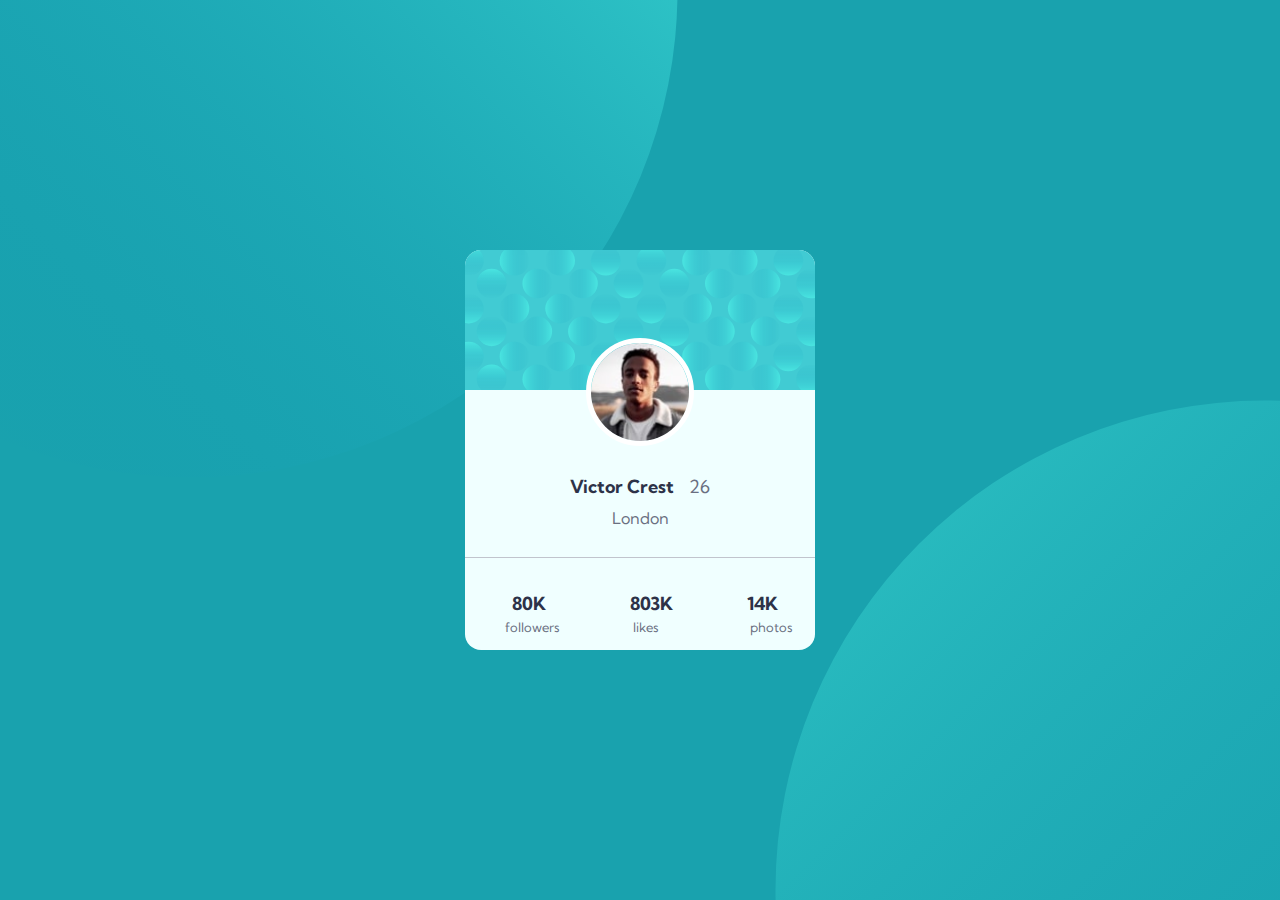
<file: index.html>
<!DOCTYPE html>
<html lang="en">
  <head>
    <meta charset="UTF-8" />
    <meta name="viewport" content="width=device-width, initial-scale=1.0" />
    <link
      rel="icon"
      type="image/png"
      sizes="32x32"
      href="./images/favicon-32x32.png"
    />
    <link rel="stylesheet" href="./CSS/style.css" />
    <link rel="preconnect" href="https://fonts.gstatic.com" />
    <link
      href="https://fonts.googleapis.com/css2?family=Kumbh+Sans:wght@400;700&display=swap"
      rel="stylesheet"
    />
    <title>Frontend Mentor | Profile card component amro</title>
  </head>

  <body>
    <main>
      <div class="card">
        <img class="head-img" src="./images/bg-pattern-card.svg" alt="head-img" />
        <img class="avatar" src="./images/image-victor.jpg" alt="Victor" />
        <div class="name">
          <h3>Victor Crest</h3>
          <section>26</section>
        </div>
        <div class="city">London</div>
        <div id="hr"></div>
        <div class="footer">
          <div style="padding: 0 10px" progress="followers">80K</div>
          <div style="width: fit-content" progress="likes">803K</div>
          <div style="width: fit-content" progress="photos">14K</div>
        </div>
      </div>
    </main>
    <!-- <div class="attribution">
    Challenge by <a href="htth4s://www.frontendmentor.io?ref=challenge" target="_blank">Frontend Mentor</a>.
    Coded by <a href="#">Your Name Here</a>.
  </div> -->
  </body>
</html>
</file>
<file: CSS/style.css>
body {
  margin: 0;
  padding: 0;
  background: hsl(185, 75%, 39%) url(../images/bg-pattern-top.svg) no-repeat -300px -500px;
}
main {
  font-size: 18px;
  height: 100vh;
  font-family: "Kumbh Sans", sans-serif;
  display: flex;
  justify-content: center;
  align-items: center;
  text-transform: capitalize;
  background: url(../images/bg-pattern-bottom.svg) no-repeat 775px 400px;
}
.card {
  background-color: azure;
  width: 350px;
  height: 400px;
  position: relative;
  border-radius: 16px;
  overflow: hidden;
}
.avatar {
  border-radius: 50%;
  position: absolute;
  top: 88px;
  left: 50%;
  transform: translateX(-50%);
  overflow: hidden;
  border: solid white 5px;
  width: 28%;
}
.name {
  display: flex;
  margin-top: 80px;
  align-items: center;
  justify-content: center;
}
.name h3 {
  font-weight: 700;
  color: hsl(229, 23%, 23%);
  font-size: 18px;
  margin: auto 15px 0px 0px;
}
section {
  font-weight: 400;
  color: hsl(227, 10%, 46%);
}
.city {
  text-align: center;
  margin: 10px auto 25px;
  font-weight: 400;
  color: hsl(227, 10%, 46%);
  font-size: medium;
  position: relative;
}
.city::after {
  content: "";
  position: absolute;
  background-color: hsl(227deg 10% 78%);
  width: 100%;
  height: 1px;
  left: 0px;
  bottom: -30px;
}
.footer {
  display: flex;
  justify-content: space-around;
  align-items: center;
  height: 100px;
}
.footer div{
	font-weight: 700;
  color: hsl(229, 23%, 23%);
	position: relative;
}
.footer div::after{
	content: attr(progress);
	position: absolute;
	color: hsl(227, 10%, 46%);
  font-size: small;
	font-weight: normal;
	bottom:-20px;
	left: 3px;
}
</file>
